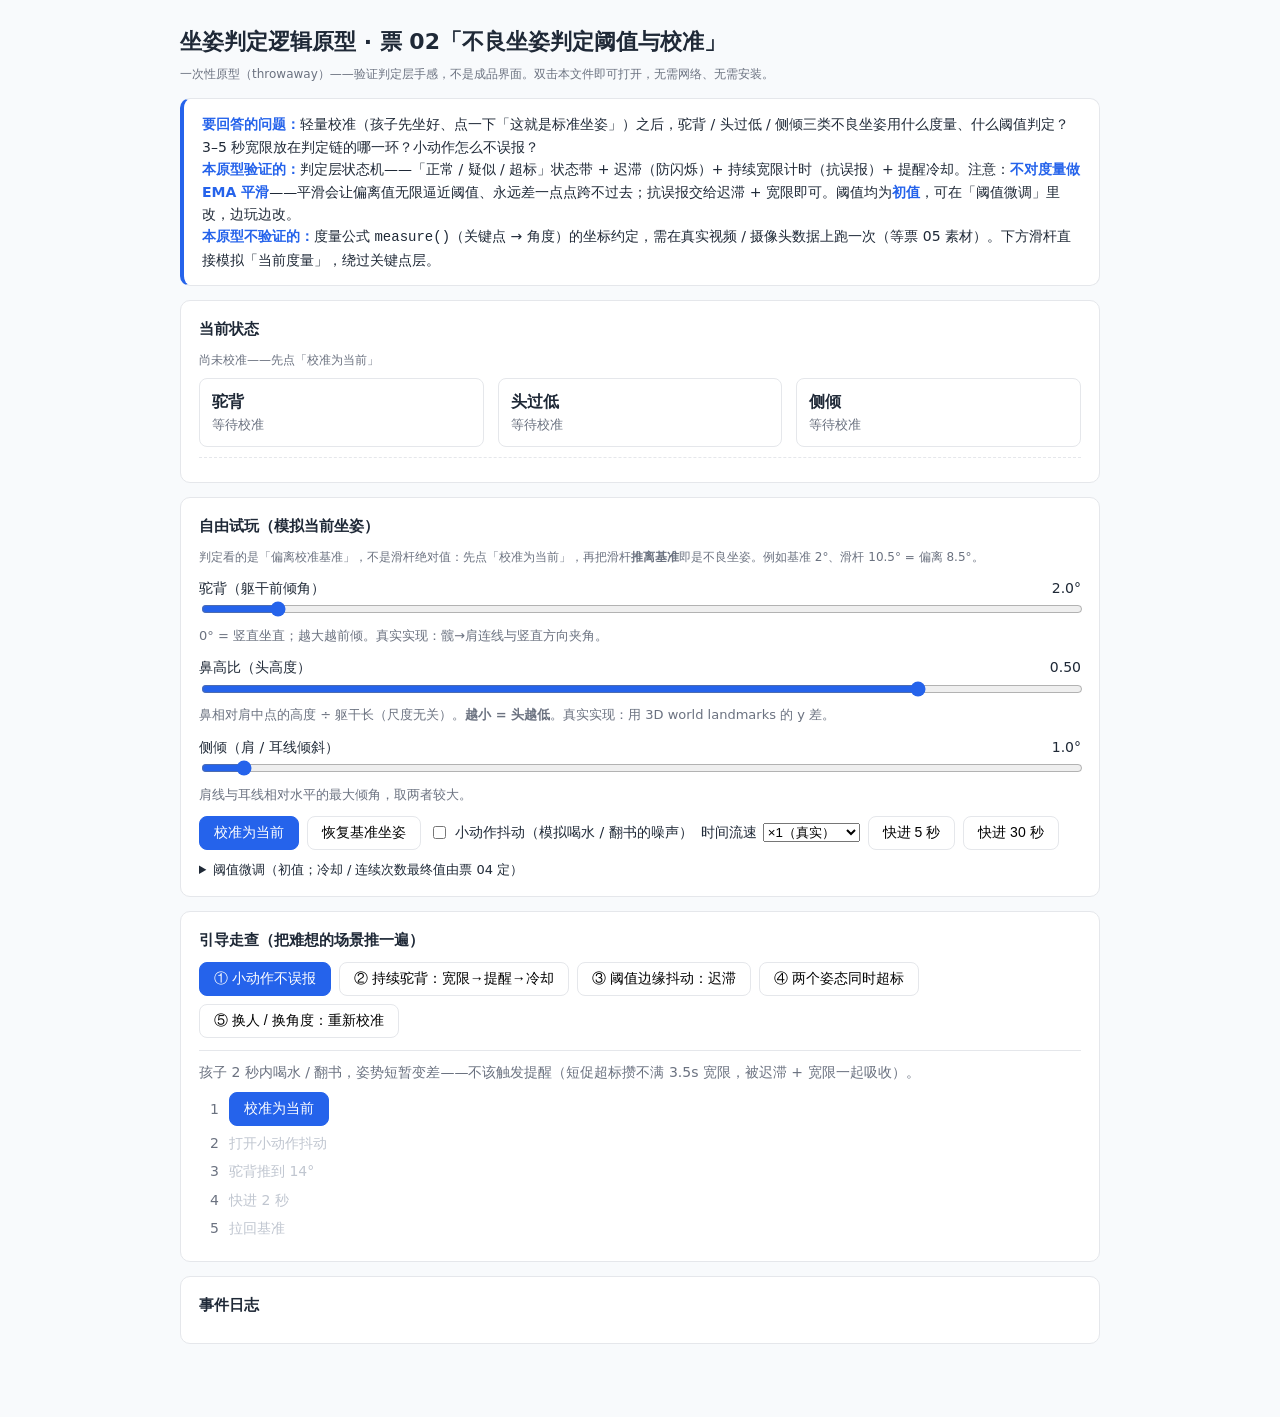
<file: prototypes/02-posture-thresholds.html>
<!DOCTYPE html>
<html lang="zh-CN">
<head>
<meta charset="UTF-8">
<meta name="viewport" content="width=device-width, initial-scale=1">
<title>坐姿判定逻辑原型 — 票 02</title>
<style>
  :root { --accent:#2563eb; --ok:#16a34a; --warn:#d97706; --bad:#dc2626; --ink:#1f2937; --muted:#6b7280; --line:#e5e7eb; --bg:#f8fafc; }
  * { box-sizing: border-box; }
  body { margin:0; font-family: "PingFang SC","Microsoft YaHei",system-ui,-apple-system,sans-serif; background:var(--bg); color:var(--ink); line-height:1.6; }
  .wrap { max-width: 960px; margin: 0 auto; padding: 24px 20px 60px; }
  header h1 { font-size: 22px; margin: 0 0 6px; }
  header p { color: var(--muted); margin: 4px 0; }
  .intro { background:#fff; border:1px solid var(--line); border-left:4px solid var(--accent); border-radius:10px; padding:14px 18px; margin:14px 0; font-size:14px; }
  .intro b { color: var(--accent); }
  .card { background:#fff; border:1px solid var(--line); border-radius:10px; padding:16px 18px; margin:14px 0; }
  .card h2 { font-size:15px; margin:0 0 10px; }
  .row { display:flex; flex-wrap:wrap; gap:14px; align-items:flex-start; }
  .posture { flex:1 1 250px; border:1px solid var(--line); border-radius:8px; padding:10px 12px; }
  .posture .name { font-weight:600; }
  .posture .vals { font-size:13px; color:var(--muted); }
  .badge { display:inline-block; padding:2px 10px; border-radius:999px; font-size:13px; font-weight:600; color:#fff; }
  .badge.ok{ background:var(--ok);} .badge.warn{ background:var(--warn);} .badge.bad{ background:var(--bad);}
  .gracebar { height:6px; background:var(--line); border-radius:3px; margin-top:6px; overflow:hidden; }
  .gracebar i { display:block; height:100%; background:var(--bad); width:0%; transition:width .1s linear; }
  .globals { font-size:13px; color:var(--muted); margin-top:10px; border-top:1px dashed var(--line); padding-top:8px; }
  .globals b { color: var(--ink); }
  label.slider { display:block; margin:10px 0; font-size:14px; }
  .slider span { color:var(--muted); font-size:13px; }
  .slider output { float:right; font-variant-numeric: tabular-nums; }
  input[type=range]{ width:100%; accent-color:var(--accent); }
  button { border:1px solid var(--line); background:#fff; border-radius:8px; padding:7px 14px; font-size:14px; cursor:pointer; }
  button:hover { border-color:var(--accent); color:var(--accent); }
  button.primary { background:var(--accent); border-color:var(--accent); color:#fff; }
  button.primary:hover { filter:brightness(1.1); color:#fff; }
  button:disabled { opacity:.45; cursor:default; }
  .tabs { display:flex; gap:8px; flex-wrap:wrap; }
  .tab { font-size:14px; }
  .tab.active { background:var(--accent); color:#fff; border-color:var(--accent); }
  .scen { border-top:1px solid var(--line); margin-top:12px; padding-top:10px; }
  .scen .desc { font-size:14px; color:var(--muted); margin-bottom:8px; }
  .steps .step { display:flex; gap:10px; align-items:center; margin:6px 0; font-size:14px; }
  .steps .step .n { color:var(--muted); width:20px; text-align:right; flex:none; }
  .note { font-size:13px; color:var(--warn); margin:2px 0 6px 30px; }
  .log { font-size:13px; font-family: ui-monospace, Consolas, monospace; }
  .log div { padding:2px 0; border-bottom:1px dashed var(--line); }
  details { margin-top:10px; font-size:13px; }
  details input { width:70px; margin:2px 6px 2px 2px; }
  .muted { color: var(--muted); font-size:12px; }
</style>
</head>
<body>
<div class="wrap">

<header>
  <h1>坐姿判定逻辑原型 · 票 02「不良坐姿判定阈值与校准」</h1>
  <p class="muted">一次性原型（throwaway）——验证判定层手感，不是成品界面。双击本文件即可打开，无需网络、无需安装。</p>
</header>

<div class="intro">
  <b>要回答的问题：</b>轻量校准（孩子先坐好、点一下「这就是标准坐姿」）之后，驼背 / 头过低 / 侧倾三类不良坐姿用什么度量、什么阈值判定？3–5 秒宽限放在判定链的哪一环？小动作怎么不误报？
  <br><b>本原型验证的：</b>判定层状态机——「正常 / 疑似 / 超标」状态带 + 迟滞（防闪烁）+ 持续宽限计时（抗误报）+ 提醒冷却。注意：<b>不对度量做 EMA 平滑</b>——平滑会让偏离值无限逼近阈值、永远差一点点跨不过去；抗误报交给迟滞 + 宽限即可。阈值均为<b>初值</b>，可在「阈值微调」里改，边玩边改。
  <br><b>本原型不验证的：</b>度量公式 <code>measure()</code>（关键点 → 角度）的坐标约定，需在真实视频 / 摄像头数据上跑一次（等票 05 素材）。下方滑杆直接模拟「当前度量」，绕过关键点层。
</div>

<div class="card">
  <h2>当前状态</h2>
  <div id="baselineRow" class="muted" style="margin-bottom:8px;">尚未校准——先点「校准为当前」</div>
  <div class="row" id="postureRows"></div>
  <div class="globals" id="globals"></div>
</div>

<div class="card">
  <h2>自由试玩（模拟当前坐姿）</h2>
  <div class="muted" style="margin-bottom:6px;">判定看的是「偏离校准基准」，不是滑杆绝对值：先点「校准为当前」，再把滑杆<b>推离基准</b>即是不良坐姿。例如基准 2°、滑杆 10.5° = 偏离 8.5°。</div>
  <label class="slider">驼背（躯干前倾角）<output id="o_slouch"></output>
    <input type="range" id="s_slouch" min="0" max="25" step="0.5" value="2">
    <span>0° = 竖直坐直；越大越前倾。真实实现：髋→肩连线与竖直方向夹角。</span></label>
  <label class="slider">鼻高比（头高度）<output id="o_headDrop"></output>
    <input type="range" id="s_headDrop" min="0.05" max="0.60" step="0.01" value="0.50">
    <span>鼻相对肩中点的高度 ÷ 躯干长（尺度无关）。<b>越小 = 头越低</b>。真实实现：用 3D world landmarks 的 y 差。</span></label>
  <label class="slider">侧倾（肩 / 耳线倾斜）<output id="o_tilt"></output>
    <input type="range" id="s_tilt" min="0" max="25" step="0.5" value="1">
    <span>肩线与耳线相对水平的最大倾角，取两者较大。</span></label>
  <div style="display:flex; gap:8px; flex-wrap:wrap; margin-top:10px;">
    <button class="primary" id="btnCalibrate">校准为当前</button>
    <button id="btnRestore">恢复基准坐姿</button>
    <label style="font-size:14px; display:flex; align-items:center; gap:6px;">
      <input type="checkbox" id="chkJitter"> 小动作抖动（模拟喝水 / 翻书的噪声）
    </label>
    <label style="font-size:14px; display:flex; align-items:center; gap:6px;">
      时间流速
      <select id="selSpeed">
        <option value="1" selected>×1（真实）</option>
        <option value="10">×10（快进）</option>
      </select>
    </label>
    <button id="btnFF5">快进 5 秒</button>
    <button id="btnFF30">快进 30 秒</button>
  </div>
  <details>
    <summary>阈值微调（初值；冷却 / 连续次数最终值由票 04 定）</summary>
    <div id="paramGrid" class="row"></div>
  </details>
</div>

<div class="card">
  <h2>引导走查（把难想的场景推一遍）</h2>
  <div class="tabs" id="tabs"></div>
  <div class="scen" id="scenario"></div>
</div>

<div class="card">
  <h2>事件日志</h2>
  <div class="log" id="log"></div>
</div>

</div>

<script>
/* ==================== 可搬走的纯模块 ====================
 * 判定引擎：校准基准 + 每帧度量 → 各姿态状态 + 事件。
 * 无 DOM 依赖，验证通过后可原样搬进真实代码。
 * ------------------------------------------------------ */

/* —— 传感器层：MediaPipe 33 关键点 → 三个度量（待真实数据验证坐标约定）—— */
function measurePose(lm) {
  const mid = (a, b) => ({ x:(a.x+b.x)/2, y:(a.y+b.y)/2, z:(a.z+b.z)/2 });
  const nose = lm[0], earL = lm[7], earR = lm[8], shL = lm[11], shR = lm[12], hipL = lm[23], hipR = lm[24];
  const shoulder = mid(shL, shR), hip = mid(hipL, hipR);
  const torsoLen = Math.hypot(shoulder.x-hip.x, shoulder.y-hip.y, shoulder.z-hip.z);
  // 驼背：髋→肩矢量与竖直方向的夹角（度），前倾为正
  const slouch = Math.atan2(Math.hypot(shoulder.x-hip.x, shoulder.z-hip.z), shoulder.y-hip.y) * 180 / Math.PI;
  // 头过低：鼻相对肩中点的高度 ÷ 躯干长（越小越低）
  const headDrop = (shoulder.y - nose.y) / torsoLen;
  // 侧倾：耳线、肩线相对水平的倾角取较大（度）
  const tilt = Math.max(
    Math.abs(Math.atan2(earR.y-earL.y, earR.x-earL.x)),
    Math.abs(Math.atan2(shR.y-shL.y, shR.x-shL.x))
  ) * 180 / Math.PI;
  return { slouch, headDrop, tilt, torsoLen };
}

/* —— 决策层：纯状态机 —— */
function createEngine(cfg) {
  const keys = Object.keys(cfg.postures);
  let baseline = null;
  const band = {}, grace = {};
  let cooldownLeft = 0, lastReminded = null, streakSame = 0, reminderTotal = 0, time = 0;
  const snapshot = {};

  function calibrate(current) {
    baseline = { ...current };
    for (const k of keys) { band[k] = 'ok'; grace[k] = 0; }
    cooldownLeft = 0; lastReminded = null; streakSame = 0; reminderTotal = 0;
    return { ...baseline };
  }

  function tick(raw, dt) {
    if (!baseline) return { states: null, globals: null, events: [] };
    const events = [];
    time += dt;
    if (cooldownLeft > 0) cooldownLeft = Math.max(0, cooldownLeft - dt);
    const ready = [];
    for (const k of keys) {
      // 不做度量平滑：EMA 会让偏离值渐近逼近阈值、永远差一点点跨不过去。
      // 抗误报靠迟滞带 + 持续宽限计时：短促超标攒不满宽限，自然不提醒。
      const d = Math.abs(raw[k] - baseline[k]);
      const { t1, t2, hys } = cfg.postures[k];
      const prev = band[k];
      let next = prev;                      // 迟滞带：进带 T，出带 T − hys
      if (prev === 'ok'   && d >= t1) next = 'warn';
      else if (prev === 'warn') { if (d >= t2) next = 'bad'; else if (d < t1 - hys) next = 'ok'; }
      else if (prev === 'bad' && d < t2 - hys) next = 'warn';
      if (prev === 'bad' && next !== 'bad') events.push({ type:'praise', posture:k, at:time });
      band[k] = next;
      if (next === 'bad') { grace[k] += dt; if (grace[k] >= cfg.graceSeconds) ready.push(k); }
      else grace[k] = 0;
      snapshot[k] = { band:next, deviation:d, current:raw[k], baseline:baseline[k],
                      grace:grace[k], graceTotal:cfg.graceSeconds };
    }
    // 提醒裁决：同一刻只发一条，取相对阈值偏离最大的；冷却与同类上限压住其余
    if (ready.length) {
      ready.sort((a,b) => (snapshot[b].deviation/cfg.postures[b].t2) - (snapshot[a].deviation/cfg.postures[a].t2));
      const k = ready[0];
      grace[k] = 0;   // 宽限在本环重置：无论发不发，都重新计满一轮宽限再尝试
      if (cooldownLeft > 0) {
        // 冷却中：不发（面板显示冷却剩余即可）
      } else if (lastReminded === k && streakSame >= cfg.maxRepeatSame) {
        events.push({ type:'suppressed', posture:k, at:time, reason:'同类连续提醒已达上限' });
      } else {
        events.push({ type:'reminder', posture:k, deviation:snapshot[k].deviation, at:time });
        reminderTotal += 1;
        cooldownLeft = cfg.cooldownSeconds;
        streakSame = (lastReminded === k) ? streakSame + 1 : 1;
        lastReminded = k;
      }
    }
    return { states: snapshot, globals:{ cooldownLeft, streakSame, lastReminded, reminderTotal, time }, events };
  }

  return { calibrate, tick };
}

/* ==================== 页面壳（throwaway，只为演示） ==================== */

const CFG = {
  postures: {
    slouch:   { label:'驼背',   t1:8,    t2:12,   hys:2,    max:25,  fmt:(v)=>v.toFixed(1)+'°' },
    headDrop: { label:'头过低', t1:0.12, t2:0.20, hys:0.03, max:0.35, fmt:(v)=>(v*100).toFixed(0)+'%' },
    tilt:     { label:'侧倾',   t1:8,    t2:12,   hys:2,    max:25,  fmt:(v)=>v.toFixed(1)+'°' },
  },
  graceSeconds: 3.5,
  cooldownSeconds: 30,
  maxRepeatSame: 2,
};

let engine = createEngine(CFG);
let sliders = { slouch:2, headDrop:0.50, tilt:1 };   // 滑杆 = 当前原始度量
let lastBaseline = null;
let jitter = false, speed = 1, logLines = [];

const $ = (id) => document.getElementById(id);
const KEYS = Object.keys(CFG.postures);

function rawJitter() {
  const r = { ...sliders };
  if (jitter) {
    r.slouch  += (Math.random()-0.5)*3;
    r.tilt    += (Math.random()-0.5)*3;
    r.headDrop += (Math.random()-0.5)*0.04;
  }
  return r;
}

function fastForward(sec) {
  for (let t = 0; t < sec; t += 0.25) tickOnce(0.25);
}

function tickOnce(dt) {
  const res = engine.tick(rawJitter(), dt);
  for (const ev of res.events) pushLog(ev);
  render(res);
}

function pushLog(ev) {
  const t = ev.at.toFixed(1) + 's';
  const lbl = CFG.postures[ev.posture].label;
  if (ev.type === 'reminder')
    logLines.unshift(t + '　🔔 提醒·' + lbl + '（偏离 ' + CFG.postures[ev.posture].fmt(ev.deviation) + '）');
  else if (ev.type === 'praise')
    logLines.unshift(t + '　👏 ' + lbl + '坐正了');
  else if (ev.type === 'suppressed')
    logLines.unshift(t + '　🚫 ' + lbl + '提醒被压住：' + ev.reason);
  logLines = logLines.slice(0, 10);
  $('log').innerHTML = logLines.map(l => '<div>'+l+'</div>').join('');
}

function badgeOf(b) {
  if (b === 'ok')  return '<span class="badge ok">正常</span>';
  if (b === 'warn') return '<span class="badge warn">疑似</span>';
  return '<span class="badge bad">超标</span>';
}

function render(res) {
  // 基准行
  if (lastBaseline) {
    $('baselineRow').innerHTML = '校准基准：' + KEYS.map(k =>
      CFG.postures[k].label + ' ' + CFG.postures[k].fmt(lastBaseline[k])).join('　|　');
  } else {
    $('baselineRow').innerHTML = '尚未校准——先点「校准为当前」';
  }
  // 姿态行
  const rows = KEYS.map(k => {
    const p = CFG.postures[k];
    if (!res.states) {
      return '<div class="posture"><div class="name">'+p.label+'</div><div class="vals">等待校准</div></div>';
    }
    const s = res.states[k];
    const dFmt = (k==='headDrop') ? ((s.deviation*100).toFixed(1)+'%') : (s.deviation.toFixed(1)+'°');
    let extra = '';
    if (s.band === 'bad') {
      const pct = Math.min(100, s.grace / s.graceTotal * 100);
      extra = '<div class="gracebar"><i style="width:'+pct+'%"></i></div>' +
              '<div class="vals">宽限 ' + s.grace.toFixed(1) + ' / ' + s.graceTotal + 's</div>';
    }
    return '<div class="posture"><div class="name">'+p.label+' '+badgeOf(s.band)+'</div>' +
      '<div class="vals">当前 ' + p.fmt(s.current) + '　偏离基准 ' + dFmt + '</div>' + extra + '</div>';
  }).join('');
  $('postureRows').innerHTML = rows;
  // 全局行
  if (res.globals) {
    const g = res.globals;
    let html = '运行时间 <b>' + g.time.toFixed(1) + 's</b>　已提醒 <b>' + g.reminderTotal + '</b> 次';
    if (g.cooldownLeft > 0) html += '　冷却剩余 <b>' + g.cooldownLeft.toFixed(1) + 's</b>';
    if (g.lastReminded) html += '　上次提醒：<b>' + CFG.postures[g.lastReminded].label + '</b>（连续同类 ' + g.streakSame + ' / ' + CFG.maxRepeatSame + ' 次上限）';
    $('globals').innerHTML = html;
  } else {
    $('globals').innerHTML = '';
  }
}

/* —— 自由试玩 —— */
function readSliders() {
  sliders.slouch = +$('s_slouch').value;
  sliders.headDrop = +$('s_headDrop').value;
  sliders.tilt = +$('s_tilt').value;
  $('o_slouch').value = sliders.slouch.toFixed(1) + '°';
  $('o_headDrop').value = sliders.headDrop.toFixed(2);
  $('o_tilt').value = sliders.tilt.toFixed(1) + '°';
}
function setSlider(k, v) {
  $('s_' + k).value = v; readSliders();
}
for (const id of ['s_slouch','s_headDrop','s_tilt']) {
  $(id).addEventListener('input', readSliders);
}
$('chkJitter').addEventListener('change', (e) => { jitter = e.target.checked; });
$('selSpeed').addEventListener('change', (e) => { speed = +e.target.value; });
$('btnCalibrate').addEventListener('click', () => {
  doCalibrate();
  render(engine.tick(rawJitter(), 0));
});
$('btnRestore').addEventListener('click', () => {
  if (!lastBaseline) return;
  setSlider('slouch', lastBaseline.slouch);
  setSlider('headDrop', lastBaseline.headDrop);
  setSlider('tilt', lastBaseline.tilt);
});
$('btnFF5').addEventListener('click', () => fastForward(5));
$('btnFF30').addEventListener('click', () => fastForward(30));

// 主循环
setInterval(() => { if (speed > 0) tickOnce(0.05 * speed); }, 50);
readSliders();
render(engine.tick(rawJitter(), 0));

/* —— 阈值微调 —— */
function buildParams() {
  const grid = $('paramGrid');
  let html = '';
  for (const k of KEYS) {
    const p = CFG.postures[k];
    html += '<div><b>'+p.label+'</b>　疑似阈值 t1 <input type="number" step="0.5" data-k="'+k+'" data-f="t1" value="'+p.t1+'">　提醒阈值 t2 <input type="number" step="0.5" data-k="'+k+'" data-f="t2" value="'+p.t2+'">　迟滞 hys <input type="number" step="0.1" data-k="'+k+'" data-f="hys" value="'+p.hys+'"></div>';
  }
  html += '<div><b>全局</b>　宽限秒 <input type="number" step="0.5" data-k="g" data-f="graceSeconds" value="'+CFG.graceSeconds+'">　冷却秒 <input type="number" data-k="g" data-f="cooldownSeconds" value="'+CFG.cooldownSeconds+'">　同类上限 <input type="number" data-k="g" data-f="maxRepeatSame" value="'+CFG.maxRepeatSame+'"></div>';
  grid.innerHTML = html;
  grid.addEventListener('change', (e) => {
    const inp = e.target.closest('input'); if (!inp) return;
    const { k, f } = inp.dataset;
    if (k === 'g') CFG[f] = +inp.value;
    else CFG.postures[k][f] = +inp.value;
    engine = createEngine(CFG);
    if (lastBaseline) { lastBaseline = engine.calibrate(lastBaseline); }
  });
}
buildParams();

/* —— 引导走查 —— */
const SCENARIOS = [
  { name:'① 小动作不误报', desc:'孩子 2 秒内喝水 / 翻书，姿势短暂变差——不该触发提醒（短促超标攒不满 3.5s 宽限，被迟滞 + 宽限一起吸收）。',
    steps:[
      { btn:'校准为当前', act:()=>doCalibrate(), note:'基准记录完毕（驼背 2° / 鼻高比 0.50 / 侧倾 1°）' },
      { btn:'打开小动作抖动', act:()=>{ $('chkJitter').checked = true; jitter = true; }, note:'三个度量开始轻微随机抖动（模拟动作噪声）' },
      { btn:'驼背推到 14°', act:()=>setSlider('slouch', 14), note:'状态进入「超标」，宽限计时开始' },
      { btn:'快进 2 秒', act:()=>fastForward(2), note:'看事件日志：没有提醒——宽限 3.5s 未满 ✓' },
      { btn:'拉回基准', act:()=>restoreBaseline(), note:'状态回到「正常」。全程零提醒 ✓' },
    ]},
  { name:'② 持续驼背：宽限→提醒→冷却', desc:'真的持续超标才会提醒；提醒后 30s 冷却内不再唠叨。',
    steps:[
      { btn:'校准为当前', act:()=>doCalibrate(), note:'' },
      { btn:'驼背推到 14°', act:()=>setSlider('slouch', 14), note:'超标，宽限开始' },
      { btn:'快进 4 秒', act:()=>fastForward(4), note:'看日志：🔔 提醒·驼背 出现；面板显示冷却 30s 开始' },
      { btn:'拉回基准', act:()=>restoreBaseline(), note:'看日志：👏 驼背坐正了（表扬）' },
      { btn:'立刻再推 14° 并快进 4 秒', act:()=>{ setSlider('slouch', 14); fastForward(4); }, note:'看日志：没有提醒——冷却中（面板显示冷却剩余）' },
      { btn:'快进 30 秒', act:()=>fastForward(30), note:'冷却结束、仍超标满一轮宽限 → 第二次提醒 ✓' },
    ]},
  { name:'③ 阈值边缘抖动：迟滞', desc:'在「疑似」边界附近小幅来回，状态不该闪来闪去。注意：阈值看的是「偏离基准」，不是滑杆绝对值——本场景校准基准 2°，滑杆 10.5° = 偏离 8.5°。',
    steps:[
      { btn:'校准为当前', act:()=>doCalibrate(), note:'基准 2°（滑杆当前值）' },
      { btn:'驼背推到 10.5°（偏离 8.5°）', act:()=>setSlider('slouch', 10.5), note:'偏离 8.5° ≥ 8° → 状态 = 疑似' },
      { btn:'降到 9.5°（偏离 7.5°）', act:()=>setSlider('slouch', 9.5), note:'仍是疑似——偏离 7.5° > 出带线 6°，不闪回 ✓' },
      { btn:'降到 7°（偏离 5°）', act:()=>setSlider('slouch', 7), note:'偏离 5° < 6°，回到正常 ✓' },
    ]},
  { name:'④ 两个姿态同时超标', desc:'驼背和头过低同时超标：同一刻只发一条提醒，相对阈值偏离更大的先发。',
    steps:[
      { btn:'校准为当前', act:()=>doCalibrate(), note:'' },
      { btn:'驼背推到 14°', act:()=>setSlider('slouch', 14), note:'' },
      { btn:'鼻高比降到 0.25（头过低）', act:()=>setSlider('headDrop', 0.25), note:'偏离 0.25（>t2 0.20），两个姿态都超标' },
      { btn:'快进 4 秒', act:()=>fastForward(4), note:'只发一条：头过低（0.25/0.20=1.25 > 12/12=1.0，先发）' },
      { btn:'快进 34 秒', act:()=>fastForward(34), note:'冷却后第二条（驼背）也发出 ✓' },
    ]},
  { name:'⑤ 换人 / 换角度：重新校准', desc:'基准是相对的——换个孩子或挪动设备后重新校准，同一套阈值照常工作。',
    steps:[
      { btn:'摆成新环境（驼背 6°、侧倾 4°、鼻高比 0.45）', act:()=>{ setSlider('slouch',6); setSlider('tilt',4); setSlider('headDrop',0.45); }, note:'' },
      { btn:'校准为当前', act:()=>doCalibrate(), note:'新基准：驼背 6° / 鼻高比 0.45 / 侧倾 4°' },
      { btn:'驼背推到 18°（相对 +12°）', act:()=>setSlider('slouch', 18), note:'超标（Δ12° ≥ 12°）' },
      { btn:'快进 4 秒', act:()=>fastForward(4), note:'照常提醒——判定只看相对基准的偏离，与环境绝对值无关 ✓' },
    ]},
];
let activeScen = 0, scenStep = 0;

function doCalibrate() {
  lastBaseline = engine.calibrate({ ...sliders });
  logLines.unshift('——　已校准（基准：' + KEYS.map(k => CFG.postures[k].label+' '+CFG.postures[k].fmt(lastBaseline[k])).join('，') + '）');
  logLines = logLines.slice(0,10);
  $('log').innerHTML = logLines.map(l => '<div>'+l+'</div>').join('');
}
function restoreBaseline() {
  if (!lastBaseline) return;
  setSlider('slouch', lastBaseline.slouch);
  setSlider('headDrop', lastBaseline.headDrop);
  setSlider('tilt', lastBaseline.tilt);
}
function startScenario(i) {
  activeScen = i; scenStep = 0;
  // 重置：新引擎 + 滑杆回默认 + 关抖动
  engine = createEngine(CFG); lastBaseline = null;
  setSlider('slouch', 2); setSlider('headDrop', 0.50); setSlider('tilt', 1);
  $('chkJitter').checked = false; jitter = false;
  logLines = []; $('log').innerHTML = '';
  render(engine.tick(rawJitter(), 0));
  renderTabs(); renderScenario();
}
function renderTabs() {
  $('tabs').innerHTML = SCENARIOS.map((s, i) =>
    '<button class="tab' + (i === activeScen ? ' active' : '') + '">' + s.name + '</button>').join('');
  [...$('tabs').children].forEach((b, i) => b.addEventListener('click', () => startScenario(i)));
}
function renderScenario() {
  const s = SCENARIOS[activeScen];
  let html = '<div class="desc">' + s.desc + '</div><div class="steps">';
  s.steps.forEach((st, i) => {
    if (i < scenStep) {
      html += '<div class="step"><span class="n">✓</span><span style="color:var(--muted)">' + st.btn + '</span></div>';
      if (st.note) html += '<div class="note">↳ ' + st.note + '</div>';
    } else if (i === scenStep) {
      html += '<div class="step"><span class="n">' + (i+1) + '</span><button class="primary" id="btnNext">' + st.btn + '</button></div>';
    } else {
      html += '<div class="step"><span class="n">' + (i+1) + '</span><span style="color:#c0c6d0">' + st.btn + '</span></div>';
    }
  });
  if (scenStep >= s.steps.length) {
    html += '<div class="note">场景走完。可以点别的页签，或回到「自由试玩」乱推滑杆。</div>';
  }
  $('scenario').innerHTML = html;
  const nb = $('btnNext');
  if (nb) nb.addEventListener('click', () => {
    SCENARIOS[activeScen].steps[scenStep].act();
    scenStep++;
    renderScenario();
  });
}
renderTabs();
startScenario(0);
</script>
</body>
</html>
</file>
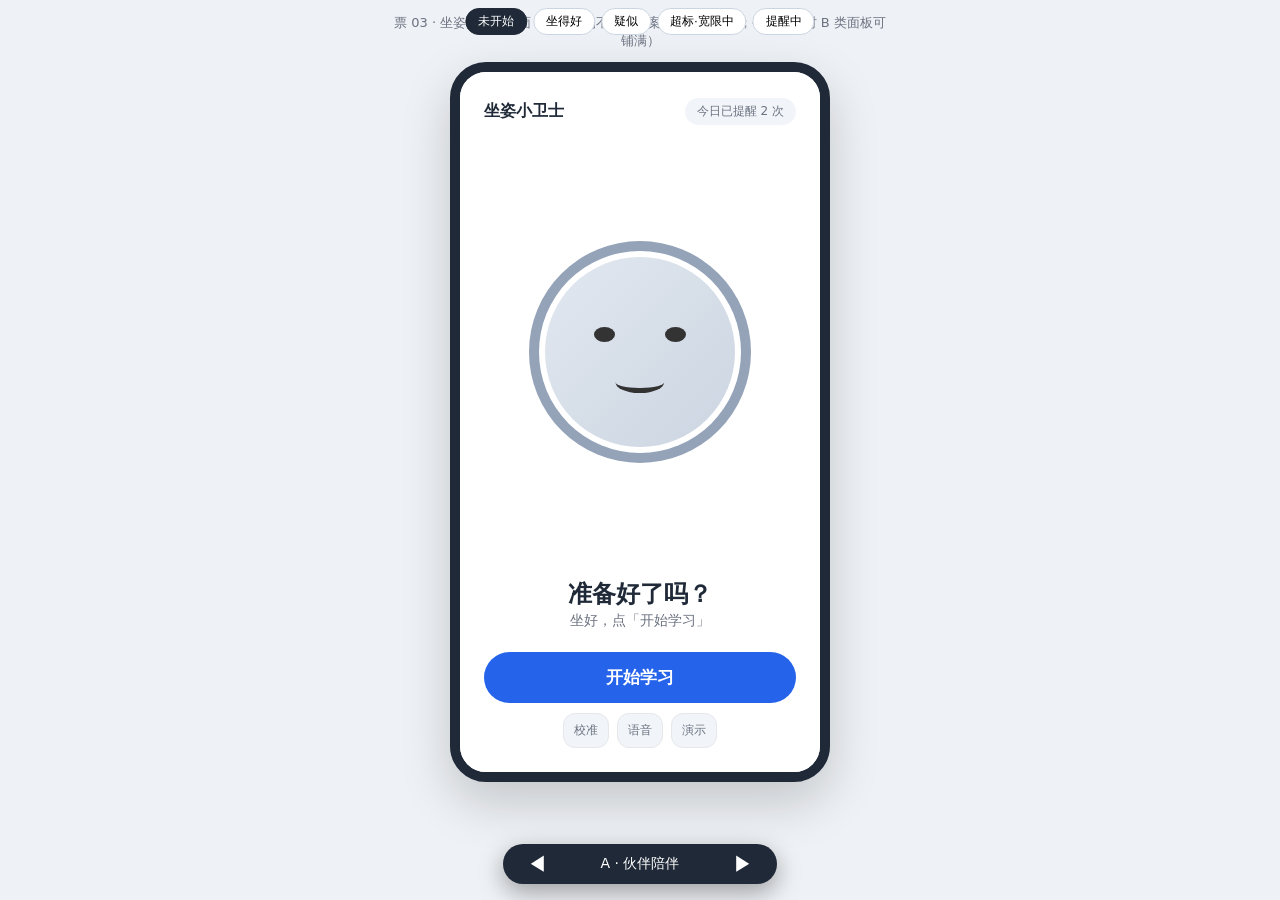
<file: prototypes/03-ui-mascot.html>
<!DOCTYPE html>
<html lang="zh-CN">
<head>
<meta charset="UTF-8">
<meta name="viewport" content="width=device-width, initial-scale=1">
<title>坐姿提醒 UI 原型 — 票 03</title>
<!--
票 03 UI 原型 — 三个结构迥异的界面方案，?variant=A|B|C 切换（底部浮动条 ◀▶ 或键盘 ←/→）。
问题：坐姿提醒主界面长什么样？（吉祥物+状态；学习时段 40 分钟；校准；语音设置；演示模式；小结待票 06）
A「伙伴陪伴」= 角色优先的陪伴式；B「学习驾驶舱」= 信息面板式；C「氛围灯」= 全屏氛围色+极简信息。
页面上方为状态模拟条（真实 App 中状态由摄像头检测驱动）。一次性原型，throwaway。
-->
<style>
  :root { --ok:#16a34a; --warn:#f59e0b; --bad:#ef4444; --ink:#1f2937; --muted:#6b7280; --line:#e5e7eb; }
  * { box-sizing: border-box; }
  body { margin:0; font-family:"PingFang SC","Microsoft YaHei",system-ui,sans-serif; background:#eef1f5; color:var(--ink); }
  .pagehead { max-width:520px; margin:14px auto 6px; padding:0 14px; font-size:13px; color:var(--muted); text-align:center; }
  .stage { display:flex; justify-content:center; padding:6px 0 90px; }
  .phone { position:relative; width:380px; height:720px; background:#fff; border:10px solid #1f2937; border-radius:36px; overflow:hidden; box-shadow:0 20px 50px rgba(0,0,0,.18); }
  .screen { position:absolute; inset:0; overflow:hidden; }

  /* 状态模拟条（页面顶部，非产品界面） */
  .statebar { position:fixed; top:8px; left:50%; transform:translateX(-50%); z-index:60; display:flex; gap:6px; flex-wrap:wrap; justify-content:center; }
  .statebar button { border:1px solid #cbd5e1; background:#fff; border-radius:999px; padding:4px 12px; font-size:12px; cursor:pointer; }
  .statebar button.on { background:#1f2937; color:#fff; border-color:#1f2937; }

  /* 浮动切换条（底部，非产品界面） */
  .switcher { position:fixed; bottom:16px; left:50%; transform:translateX(-50%); z-index:70; display:flex; align-items:center; gap:14px; background:#1f2937; color:#fff; border-radius:999px; padding:10px 20px; box-shadow:0 8px 24px rgba(0,0,0,.35); }
  .switcher button { background:transparent; border:none; color:#fff; font-size:20px; cursor:pointer; padding:0 4px; line-height:1; }
  .switcher .label { font-size:14px; min-width:150px; text-align:center; }

  /* 吉祥物 */
  .mascot { position:relative; border-radius:50%; }
  .mascot .eye { position:absolute; top:37%; width:11%; height:15%; background:#333; border-radius:50%; }
  .mascot .eye.l { left:26%; } .mascot .eye.r { left:63%; }
  .mascot .mouth { position:absolute; left:50%; transform:translateX(-50%); top:60%; }
  .mascot .cheek { position:absolute; top:53%; width:14%; height:9%; background:#fb7185; opacity:.55; border-radius:50%; display:none; }
  .mascot .cheek.l { left:14%; } .mascot .cheek.r { left:72%; }
  .mascot.m-idle   { background:linear-gradient(135deg,#e2e8f0,#cbd5e1); }
  .mascot.m-ok     { background:linear-gradient(135deg,#bbf7d0,#4ade80); }
  .mascot.m-warn   { background:linear-gradient(135deg,#fef3c7,#fbbf24); }
  .mascot.m-bad    { background:linear-gradient(135deg,#fecaca,#f87171); }
  .mascot.m-remind { background:linear-gradient(135deg,#fecaca,#ef4444); animation:pulse .8s infinite; }
  @keyframes pulse { 50% { transform:scale(1.06); } }
  .mascot.m-idle .eye { height:8%; }
  .mascot.m-remind .eye { width:14%; height:19%; }
  .mascot.m-idle .mouth { width:26%; height:12%; border-bottom:5px solid #333; border-radius:50%; }
  .mascot.m-ok .mouth { width:36%; height:24%; border:5px solid #333; border-top:none; border-radius:0 0 999px 999px; }
  .mascot.m-warn .mouth { width:26%; height:4px; border-bottom:5px solid #333; border-radius:2px; }
  .mascot.m-bad .mouth { width:32%; height:16px; border-top:6px solid #333; border-radius:999px 999px 0 0; }
  .mascot.m-remind .mouth { width:20%; height:22%; border:5px solid #333; border-radius:50%; }
  .mascot.m-ok .cheek, .mascot.m-remind .cheek { display:block; }

  /* 通用控件 */
  button.act { border:none; cursor:pointer; font-family:inherit; }
  .btn-primary { background:#2563eb; color:#fff; border-radius:999px; padding:14px 0; width:100%; font-size:17px; font-weight:600; border:none; cursor:pointer; }
  .btn-danger { background:#ef4444; }
  .mini-btn { background:#f1f5f9; border:1px solid var(--line); border-radius:12px; padding:8px 10px; font-size:12px; color:var(--muted); cursor:pointer; }

  /* —— 方案 A：伙伴陪伴 —— */
  .vA { position:absolute; inset:0; display:flex; flex-direction:column; align-items:center; padding:26px 24px 24px; background:#fff; }
  .vA .toprow { width:100%; display:flex; justify-content:space-between; align-items:center; }
  .vA .brand { font-weight:700; font-size:16px; }
  .vA .chip { font-size:12px; background:#f1f5f9; border-radius:999px; padding:5px 12px; color:var(--muted); font-variant-numeric:tabular-nums; }
  .vA .hero { margin:auto; }
  .vA .ring { border-radius:50%; padding:10px; }
  .vA .status-text { font-size:24px; font-weight:700; margin-bottom:2px; }
  .vA .status-sub { font-size:14px; color:var(--muted); margin-bottom:22px; }
  .vA .actions { width:100%; display:flex; flex-direction:column; gap:10px; }
  .vA .minirow { display:flex; gap:8px; justify-content:center; }

  /* —— 方案 B：学习驾驶舱 —— */
  .vB { position:absolute; inset:0; display:flex; flex-direction:column; background:#f6f8fb; }
  .vB header { display:flex; justify-content:space-between; align-items:center; padding:16px 20px; background:#fff; border-bottom:1px solid var(--line); font-weight:700; }
  .vB .dot { width:10px; height:10px; border-radius:50%; background:var(--ok); display:inline-block; margin-right:8px; }
  .vB .bgrid { flex:1; overflow:auto; padding:14px; display:flex; flex-direction:column; gap:12px; }
  .vB .card { background:#fff; border:1px solid var(--line); border-radius:14px; padding:14px 16px; }
  .vB .card h3 { margin:0 0 8px; font-size:13px; color:var(--muted); font-weight:600; }
  .vB .statuscard { display:flex; align-items:center; gap:14px; }
  .vB .digits { font-size:40px; font-weight:800; font-variant-numeric:tabular-nums; letter-spacing:1px; }
  .vB .sessionrow { display:flex; justify-content:space-between; align-items:center; }
  .vB .calbtn { background:#ecfdf5; color:#059669; border:1px solid #a7f3d0; border-radius:10px; padding:8px 14px; font-size:13px; cursor:pointer; }
  .vB .voicelist { list-style:none; margin:0; padding:0; }
  .vB .voicelist li { display:flex; justify-content:space-between; align-items:center; padding:7px 0; border-bottom:1px dashed var(--line); font-size:14px; }
  .vB .voicelist li:last-child { border-bottom:none; }
  .vB .play { cursor:pointer; font-size:13px; color:#2563eb; }
  .vB .stats { display:flex; gap:10px; }
  .vB .stats div { flex:1; text-align:center; }
  .vB .stats b { display:block; font-size:18px; }
  .vB .stats span { font-size:11px; color:var(--muted); }
  .vB footer { padding:10px 20px 16px; background:#fff; border-top:1px solid var(--line); }

  /* —— 方案 C：氛围灯 —— */
  .vC { position:absolute; inset:0; display:flex; flex-direction:column; align-items:center; text-align:center; color:#fff; transition:background .4s; }
  .vC.s-idle { background:linear-gradient(160deg,#64748b,#334155); }
  .vC.s-ok { background:linear-gradient(160deg,#22c55e,#15803d); }
  .vC.s-warn { background:linear-gradient(160deg,#fbbf24,#d97706); }
  .vC.s-bad { background:linear-gradient(160deg,#f87171,#dc2626); }
  .vC.s-remind { background:linear-gradient(160deg,#f87171,#b91c1c); }
  .vC .c-top { width:100%; display:flex; justify-content:space-between; padding:18px 20px; }
  .vC .c-top button { background:rgba(255,255,255,.22); border:none; color:#fff; border-radius:999px; padding:6px 14px; font-size:12px; cursor:pointer; }
  .vC .c-center { margin:auto; display:flex; flex-direction:column; align-items:center; gap:14px; padding:0 26px; }
  .vC .big-text { font-size:34px; font-weight:800; }
  .vC .sub { font-size:15px; opacity:.9; }
  .vC .c-bottom { width:100%; padding:0 28px 30px; display:flex; flex-direction:column; gap:12px; }
  .vC .digits { font-size:44px; font-weight:800; font-variant-numeric:tabular-nums; }
  .vC .btn-primary { background:rgba(255,255,255,.95); color:#1f2937; }
  .vC .mini-links { display:flex; gap:14px; justify-content:center; font-size:12px; opacity:.85; }
  .vC .mini-links span { cursor:pointer; text-decoration:underline; }

  /* 覆盖层（校准 / 语音 / 演示模式——三个方案共用，是模式不是布局） */
  .overlay { position:absolute; inset:0; background:rgba(15,23,42,.82); z-index:50; display:none; flex-direction:column; align-items:center; justify-content:center; color:#fff; gap:16px; text-align:center; padding:30px; }
  .overlay.open { display:flex; }
  .overlay h2 { margin:0; }
  .overlay .bigbtn { background:#fff; color:#1f2937; font-size:18px; font-weight:700; border-radius:999px; padding:16px 34px; border:none; cursor:pointer; }
  .overlay .close { background:transparent; border:1px solid rgba(255,255,255,.5); color:#fff; border-radius:999px; padding:8px 18px; cursor:pointer; font-size:13px; }
  .overlay ul { list-style:none; padding:0; margin:0; width:80%; }
  .overlay li { display:flex; justify-content:space-between; padding:10px 0; border-bottom:1px dashed rgba(255,255,255,.3); }
  .overlay .note { font-size:12px; opacity:.7; }
  .skeleton-wrap { background:#0f172a; }
  .toast { position:absolute; bottom:90px; left:50%; transform:translateX(-50%); background:#1f2937; color:#fff; font-size:13px; border-radius:999px; padding:8px 18px; z-index:80; opacity:0; transition:opacity .2s; pointer-events:none; }
  .toast.show { opacity:1; }
</style>
</head>
<body>

<div class="pagehead">票 03 · 坐姿提醒主界面 · 三个结构不同的方案（手机竖屏框；平板横屏时 B 类面板可铺满）</div>

<div class="statebar" id="statebar"></div>

<div class="stage">
  <div class="phone">
    <div class="screen" id="root"></div>
    <div class="overlay" id="ovCalibrate">
      <h2>先校准一下～</h2>
      <p style="margin:0;opacity:.85;">请坐端正，然后点下面的按钮<br>记住你「坐好」的样子</p>
      <button class="bigbtn" data-action="calibrate-done">我坐好了，点这里</button>
      <button class="close" data-action="overlay-close">取消</button>
    </div>
    <div class="overlay" id="ovVoice">
      <h2>提醒语音</h2>
      <ul id="voiceList"></ul>
      <p class="note">最终文案由票 04 定稿；语音由家长 / 老师预录</p>
      <button class="close" data-action="overlay-close">关闭</button>
    </div>
    <div class="overlay skeleton-wrap" id="ovDemo">
      <h2>骨架演示模式</h2>
      <svg width="200" height="320" viewBox="0 0 200 320">
        <g stroke="#4ade80" stroke-width="4" fill="none">
          <line x1="100" y1="60" x2="100" y2="120"/><line x1="100" y1="120" x2="100" y2="230"/>
          <line x1="100" y1="120" x2="40" y2="150"/><line x1="100" y1="120" x2="160" y2="150"/>
          <line x1="100" y1="230" x2="50" y2="300"/><line x1="100" y1="230" x2="150" y2="300"/>
        </g>
        <g fill="#fbbf24">
          <circle cx="100" cy="50" r="7"/><circle cx="62" cy="88" r="6"/><circle cx="138" cy="88" r="6"/>
          <circle cx="40" cy="150" r="7"/><circle cx="160" cy="150" r="7"/>
          <circle cx="50" cy="300" r="7"/><circle cx="150" cy="300" r="7"/>
        </g>
        <g fill="#e2e8f0" font-size="11" text-anchor="middle">
          <text x="100" y="32">鼻</text><text x="62" y="72">耳</text><text x="138" y="72">耳</text>
          <text x="32" y="172">肩</text><text x="168" y="172">肩</text><text x="42" y="292">髋</text><text x="158" y="292">髋</text>
        </g>
      </svg>
      <p class="note">真实版本 = 摄像头画面 + MediaPipe 关键点叠加，仅展示检测效果</p>
      <button class="close" data-action="overlay-close">返回</button>
    </div>
    <div class="toast" id="toast"></div>
  </div>
</div>

<div class="switcher" id="switcher"></div>

<script>
/* ============ 状态模拟（真实 App 中由摄像头检测驱动） ============ */
const STATES = {
  idle:    { label:'未开始', text:'准备好了吗？', sub:'坐好，点「开始学习」', mood:'idle' },
  ok:      { label:'坐得好', text:'坐得真棒！', sub:'背挺直，继续保持～', mood:'ok' },
  warn:    { label:'疑似',   text:'要注意咯', sub:'背有点弯了，挺直一点～', mood:'warn' },
  bad:     { label:'超标·宽限中', text:'头太低啦', sub:'把脑袋抬起来一点哦～', mood:'bad' },
  reminding:{ label:'提醒中', text:'叮咚～', sub:'正在提醒：背挺直～', mood:'remind' },
};
let sim = { state:'idle', timerTotal:40*60, timerLeft:40*60, running:false, calibrateOk:false, reminders:2 };

const VARIANTS = { A:{name:'伙伴陪伴'}, B:{name:'学习驾驶舱'}, C:{name:'氛围灯'} };
let current = (new URLSearchParams(location.search).get('variant') || 'A').toUpperCase();
if (!VARIANTS[current]) current = 'A';

const root = document.getElementById('root');
const fmtTime = (s) => String(Math.floor(s/60)).padStart(2,'0') + ':' + String(s%60).padStart(2,'0');

/* ============ 共用小组件 ============ */
function mascotHTML(mood, px) {
  return '<div class="mascot m-'+mood+'" style="width:'+px+'px;height:'+px+'px">' +
    '<div class="eye l"></div><div class="eye r"></div><div class="mouth"></div>' +
    '<div class="cheek l"></div><div class="cheek r"></div></div>';
}
function toast(msg) {
  const t = document.getElementById('toast');
  t.textContent = msg; t.classList.add('show');
  clearTimeout(t._h); t._h = setTimeout(() => t.classList.remove('show'), 1600);
}

/* ============ 方案 A：伙伴陪伴 ============ */
function variantA() {
  const s = STATES[sim.state];
  const pct = Math.round(sim.timerLeft / sim.timerTotal * 100);
  const ringColor = sim.state==='idle' ? '#94a3b8' : sim.state==='ok' ? 'var(--ok)' : sim.state==='warn' ? 'var(--warn)' : 'var(--bad)';
  const startBtn = sim.running
    ? '<button class="btn-primary btn-danger" data-action="end">结束学习</button>'
    : '<button class="btn-primary" data-action="start">开始学习</button>';
  return '<div class="vA">' +
    '<div class="toprow"><span class="brand">坐姿小卫士</span>' +
    '<span class="chip">' + (sim.running ? '学习时段 ' + fmtTime(sim.timerLeft) : '今日已提醒 '+sim.reminders+' 次') + '</span></div>' +
    '<div class="hero"><div class="ring" style="background:conic-gradient('+ringColor+' '+pct+'%, #e5e7eb 0)">' +
    '<div style="background:#fff;border-radius:50%;padding:6px">' + mascotHTML(s.mood, 190) + '</div></div></div>' +
    '<div class="status-text">' + s.text + '</div>' +
    '<div class="status-sub">' + s.sub + '</div>' +
    '<div class="actions">' + startBtn +
    '<div class="minirow">' +
      '<button class="mini-btn" data-action="calibrate">校准</button>' +
      '<button class="mini-btn" data-action="voice">语音</button>' +
      '<button class="mini-btn" data-action="demo">演示</button>' +
    '</div></div></div>';
}

/* ============ 方案 B：学习驾驶舱 ============ */
function variantB() {
  const s = STATES[sim.state];
  const dotColor = sim.state==='ok' ? 'var(--ok)' : sim.state==='warn' ? 'var(--warn)' : sim.state==='bad'||sim.state==='reminding' ? 'var(--bad)' : '#94a3b8';
  return '<div class="vB">' +
    '<header><span><span class="dot" style="background:'+dotColor+'"></span>坐姿小卫士</span><span style="font-size:12px;color:var(--muted);font-weight:400">' + s.label + '</span></header>' +
    '<div class="bgrid">' +
      '<div class="card"><h3>我的坐姿</h3><div class="statuscard">' + mascotHTML(s.mood, 84) +
        '<div><div style="font-weight:700;font-size:17px">' + s.text + '</div>' +
        '<div style="font-size:13px;color:var(--muted);margin:2px 0 8px">' + s.sub + '</div>' +
        '<button class="calbtn" data-action="calibrate">重新校准</button></div></div></div>' +
      '<div class="card"><h3>学习时段</h3><div class="sessionrow">' +
        '<div><div class="digits">' + fmtTime(sim.timerLeft) + '</div>' +
        '<div style="font-size:12px;color:var(--muted)">默认 40 分钟 · 已提醒 ' + sim.reminders + ' 次</div></div>' +
        '<button class="btn-primary" style="width:auto;padding:10px 22px;font-size:15px" data-action="' + (sim.running?'end':'start') + '">' + (sim.running?'结束':'开始') + '</button>' +
      '</div></div>' +
      '<div class="card"><h3>提醒语音（预录）</h3><ul class="voicelist">' +
        '<li>背挺直～<span class="play" data-action="play">▶ 试听</span></li>' +
        '<li>头抬起来一点哦～<span class="play" data-action="play">▶ 试听</span></li>' +
        '<li>坐正啦，真棒！<span class="play" data-action="play">▶ 试听</span></li>' +
        '<li style="color:var(--muted)">＋ 添加家长 / 老师录音</li></ul></div>' +
      '<div class="card"><h3>今日小结（形式待票 06 定）</h3><div class="stats">' +
        '<div><b>18 分</b><span>良好时长</span></div><div><b>2 次</b><span>提醒</span></div><div><b>3 次</b><span>坐正表扬</span></div>' +
      '</div></div>' +
    '</div>' +
    '<footer><button class="mini-btn" style="width:100%;padding:10px" data-action="demo">🎬 骨架演示模式（展示检测效果）</button></footer>' +
  '</div>';
}

/* ============ 方案 C：氛围灯 ============ */
function variantC() {
  const s = STATES[sim.state];
  return '<div class="vC s-' + sim.state + '">' +
    '<div class="c-top"><button data-action="voice">🎤 语音</button><button data-action="calibrate">校准</button></div>' +
    '<div class="c-center">' + mascotHTML(s.mood, 72) +
      '<div class="big-text">' + s.text + '</div><div class="sub">' + s.sub + '</div></div>' +
    '<div class="c-bottom">' +
      '<div class="digits">' + (sim.running ? fmtTime(sim.timerLeft) : '40:00') + '</div>' +
      '<button class="btn-primary" data-action="' + (sim.running?'end':'start') + '">' + (sim.running?'结束学习':'开始学习') + '</button>' +
      '<div class="mini-links"><span data-action="demo">骨架演示</span></div>' +
    '</div></div>';
}

/* ============ 渲染与动作 ============ */
function render() {
  root.innerHTML = current==='A' ? variantA() : current==='B' ? variantB() : variantC();
}

root.addEventListener('click', (e) => {
  const b = e.target.closest('[data-action]');
  if (!b) return;
  const a = b.dataset.action;
  if (a === 'start') { sim.running = true; sim.state = 'ok'; }
  else if (a === 'end') { sim.running = false; sim.timerLeft = sim.timerTotal; sim.state = 'idle'; }
  else if (a === 'calibrate') openOverlay('ovCalibrate');
  else if (a === 'calibrate-done') { sim.calibrateOk = true; closeOverlays(); toast('✅ 校准完成（已记录标准坐姿）'); }
  else if (a === 'voice') openOverlay('ovVoice');
  else if (a === 'demo') openOverlay('ovDemo');
  else if (a === 'overlay-close') closeOverlays();
  else if (a === 'play') toast('🔊 演示播放中…（文案由票 04 定稿）');
  render();
});

function openOverlay(id) { closeOverlays(); document.getElementById(id).classList.add('open'); }
function closeOverlays() { document.querySelectorAll('.overlay').forEach(o => o.classList.remove('open')); }

setInterval(() => { if (sim.running && sim.timerLeft > 0) { sim.timerLeft--; if (sim.timerLeft === 0) sim.running = false; render(); } }, 1000);

/* ============ 状态模拟条 ============ */
(function buildStatebar() {
  const bar = document.getElementById('statebar');
  bar.innerHTML = Object.keys(STATES).map(k =>
    '<button data-state="'+k+'" class="'+(k===sim.state?'on':'')+'">'+STATES[k].label+'</button>').join(' ');
  bar.addEventListener('click', (e) => {
    const b = e.target.closest('[data-state]'); if (!b) return;
    sim.state = b.dataset.state;
    bar.querySelectorAll('button').forEach(x => x.classList.toggle('on', x === b));
    render();
  });
})();

/* ============ 语音列表（覆盖层） ============ */
document.getElementById('voiceList').innerHTML = ['背挺直～','头抬起来一点哦～','坐正啦，真棒！'].map(v =>
  '<li>'+v+'<span class="play" style="cursor:pointer" data-action="play">▶ 试听</span></li>').join('');

/* ============ 浮动切换条 ============ */
function goTo(v) {
  current = v;
  try { history.replaceState(null, '', '?variant=' + v); } catch (err) { /* file:// 下忽略 */ }
  document.getElementById('switcher').querySelector('.label').textContent = v + ' · ' + VARIANTS[v].name;
  render();
}
const sw = document.getElementById('switcher');
sw.innerHTML = '<button id="prev" aria-label="上一个">◀</button><span class="label"></span><button id="next" aria-label="下一个">▶</button>';
sw.querySelector('#prev').addEventListener('click', () => { const ks=Object.keys(VARIANTS); goTo(ks[(ks.indexOf(current)+ks.length-1)%ks.length]); });
sw.querySelector('#next').addEventListener('click', () => { const ks=Object.keys(VARIANTS); goTo(ks[(ks.indexOf(current)+1)%ks.length]); });
document.addEventListener('keydown', (e) => {
  const tag = (document.activeElement && document.activeElement.tagName) || '';
  if (['INPUT','TEXTAREA','SELECT'].includes(tag)) return;
  const ks = Object.keys(VARIANTS);
  if (e.key === 'ArrowLeft') goTo(ks[(ks.indexOf(current)+ks.length-1)%ks.length]);
  if (e.key === 'ArrowRight') goTo(ks[(ks.indexOf(current)+1)%ks.length]);
});

goTo(current);
</script>
</body>
</html>
</file>
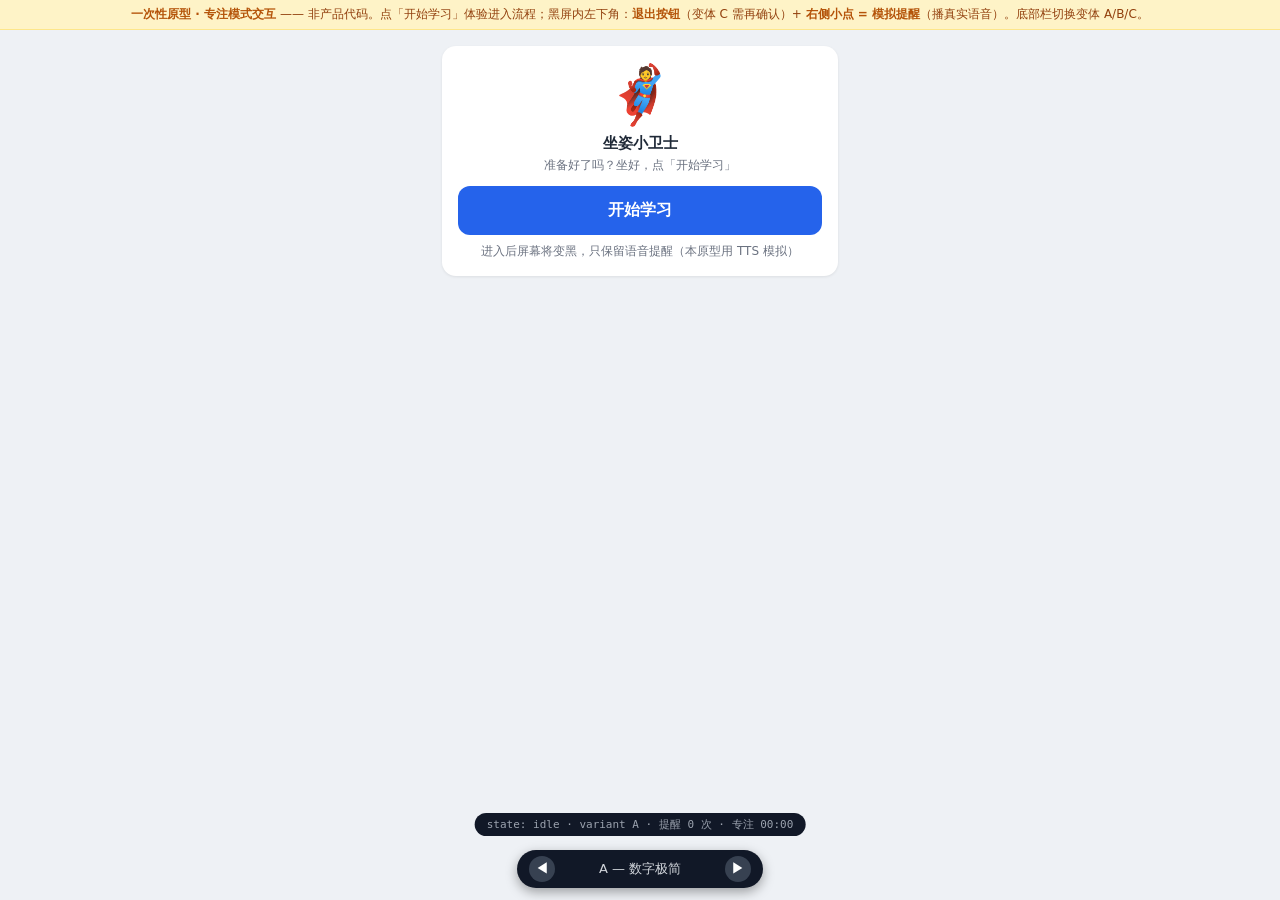
<file: prototypes/focus-mode.html>
<!DOCTYPE html>
<html lang="zh-CN">
<head>
<meta charset="UTF-8">
<meta name="viewport" content="width=device-width, initial-scale=1">
<title>专注模式交互原型（一次性）</title>
<!--
  ⚠️ 一次性原型（票：专注模式交互原型）——非产品代码，体验完即弃。
  问题：「开始学习 → 提示 → 倒计时 → 纯黑遮罩 → 角落退出 → 仅语音反馈」手感如何？
  3 个结构不同的变体，?variant=A|B|C 切换（或底部栏 ←/→）：
    A「数字极简」  B「圆环安抚」  C「渐隐沉浸」
  语音提醒用浏览器本地 TTS 真实播放（模拟提醒按钮在左下角黑屏内）。
-->
<style>
  * { box-sizing: border-box; margin: 0; padding: 0; }
  body { font-family: "PingFang SC","Microsoft YaHei",system-ui,sans-serif; background:#eef1f5; color:#1f2937; }
  .proto-banner { background:#fef3c7; color:#92400e; font-size:12px; padding:6px 12px; text-align:center; border-bottom:1px solid #fde68a; }
  .proto-banner b { color:#b45309; }
  /* 舞台：模拟 App 主界面 */
  .stage { max-width:420px; margin:16px auto; padding:0 12px; }
  .card { background:#fff; border-radius:14px; padding:16px; box-shadow:0 1px 3px rgba(0,0,0,.08); }
  .mascot { font-size:56px; text-align:center; }
  .btn-main { display:block; width:100%; padding:14px; border:none; border-radius:12px; background:#2563eb; color:#fff; font-size:16px; font-weight:600; cursor:pointer; margin-top:12px; }
  .btn-main:disabled { opacity:.5; }
  .hint { font-size:12px; color:#6b7280; margin-top:8px; text-align:center; }
  /* 状态机（原型框架，非产品 UI） */
  .state-bar { position:fixed; bottom:64px; left:50%; transform:translateX(-50%); background:#111827; color:#9ca3af; font-size:11px; padding:4px 12px; border-radius:999px; z-index:60; font-family:ui-monospace,monospace; }
  /* 变体切换栏（原型框架） */
  .switcher { position:fixed; bottom:12px; left:50%; transform:translateX(-50%); background:#111827; color:#fff; border-radius:999px; padding:6px 12px; font-size:13px; z-index:70; display:flex; align-items:center; gap:10px; box-shadow:0 4px 12px rgba(0,0,0,.35); }
  .switcher button { background:#374151; color:#fff; border:none; border-radius:50%; width:26px; height:26px; cursor:pointer; font-size:14px; }
  .switcher .label { min-width:150px; text-align:center; color:#d1d5db; }
  /* ===== 覆盖层共用 ===== */
  .overlay { position:fixed; inset:0; z-index:40; }
  .hidden { display:none !important; }
  /* 降级提示（主界面顶部） */
  .degrade { background:#fee2e2; color:#b91c1c; border:1px solid #fecaca; border-radius:10px; padding:10px 12px; font-size:12px; margin-bottom:12px; }
  /* ===== 变体 A：数字极简 ===== */
  .v-a-count { background:#111827; display:flex; flex-direction:column; align-items:center; justify-content:center; gap:16px; }
  .v-a-count .num { font-size:96px; font-weight:700; color:#fff; font-variant-numeric:tabular-nums; }
  .v-a-count .txt { color:#9ca3af; font-size:15px; }
  .v-a-black { background:#000; }
  .exit-dot { position:absolute; left:14px; bottom:14px; width:34px; height:34px; border-radius:50%; background:rgba(255,255,255,.10); border:1px solid rgba(255,255,255,.18); color:rgba(255,255,255,.55); font-size:16px; cursor:pointer; z-index:5; }
  /* ===== 变体 B：圆环安抚 ===== */
  .v-b-count { background:linear-gradient(160deg,#1e293b,#0f172a); display:flex; flex-direction:column; align-items:center; justify-content:center; gap:18px; }
  .v-b-count .ringwrap { position:relative; width:160px; height:160px; }
  .v-b-count svg { transform:rotate(-90deg); }
  .v-b-count .ringnum { position:absolute; inset:0; display:flex; align-items:center; justify-content:center; font-size:44px; font-weight:700; color:#fff; }
  .v-b-count .txt { color:#94a3b8; font-size:15px; }
  .v-b-black { background:#000; }
  .v-b-black .ghost { position:absolute; inset:0; display:flex; align-items:center; justify-content:center; font-size:120px; opacity:.05; filter:grayscale(1); }
  .exit-pill { position:absolute; left:14px; bottom:14px; padding:8px 14px; border-radius:999px; background:rgba(255,255,255,.08); border:1px solid rgba(255,255,255,.16); color:rgba(255,255,255,.6); font-size:13px; cursor:pointer; z-index:5; }
  /* ===== 变体 C：渐隐沉浸 ===== */
  .v-c-count { background:#000; opacity:0; transition:opacity 1.2s ease; }
  .v-c-count.show { opacity:1; }
  .v-c-count .txt { position:absolute; inset:0; display:flex; align-items:center; justify-content:center; color:#e5e7eb; font-size:18px; letter-spacing:2px; }
  .exit-micro { position:absolute; left:10px; bottom:10px; width:10px; height:10px; border-radius:50%; background:rgba(255,255,255,.14); cursor:pointer; z-index:5; }
  .exit-confirm { position:absolute; inset:0; background:rgba(0,0,0,.88); display:flex; align-items:center; justify-content:center; z-index:6; }
  .exit-confirm .box { background:#1f2937; border-radius:14px; padding:20px 24px; text-align:center; color:#e5e7eb; }
  .exit-confirm .box p { font-size:14px; margin-bottom:14px; }
  .exit-confirm button { padding:8px 18px; border-radius:10px; border:none; cursor:pointer; font-size:14px; margin:0 6px; }
  .btn-ok { background:#2563eb; color:#fff; }
  .btn-no { background:#374151; color:#cbd5e1; }
  /* 提醒微光（变体 C 特色） */
  .v-c-black { background:#000; }
  .v-c-black .glow { position:absolute; inset:8px; border-radius:20px; box-shadow:inset 0 0 60px 12px rgba(96,165,250,.0); transition:box-shadow .8s ease; pointer-events:none; }
  .v-c-black .glow.on { box-shadow:inset 0 0 80px 20px rgba(96,165,250,.14); }
  /* 小结 */
  .summary { position:fixed; inset:0; background:rgba(15,23,42,.92); z-index:50; display:flex; align-items:center; justify-content:center; }
  .summary .card { width:300px; text-align:center; }
  .summary h3 { font-size:18px; margin-bottom:10px; }
  .summary .cells { display:flex; justify-content:space-around; margin:12px 0; }
  .summary .cell b { display:block; font-size:22px; color:#2563eb; }
  .summary .cell span { font-size:12px; color:#6b7280; }
</style>
</head>
<body>

<div class="proto-banner"><b>一次性原型 · 专注模式交互</b> —— 非产品代码。点「开始学习」体验进入流程；黑屏内左下角：<b>退出按钮</b>（变体 C 需再确认）+ <b>右侧小点 = 模拟提醒</b>（播真实语音）。底部栏切换变体 A/B/C。</div>

<div class="stage">
  <div id="degradeHint" class="degrade hidden">⚠️ 本设备/浏览器无法保持屏幕常亮（无唤醒锁），学习过程中可能自动锁屏。建议在系统设置里把「自动锁屏」设为永不。&nbsp;<label><input type="checkbox" id="chkNoWake"> 模拟无唤醒锁设备</label></div>
  <div class="card">
    <div class="mascot">🦸</div>
    <div style="text-align:center;font-size:15px;font-weight:600;margin-top:6px;">坐姿小卫士</div>
    <div id="statusLine" style="text-align:center;font-size:12px;color:#6b7280;margin-top:4px;">准备好了吗？坐好，点「开始学习」</div>
    <button class="btn-main" id="btnStart">开始学习</button>
    <div class="hint" id="hintLine">进入后屏幕将变黑，只保留语音提醒（本原型用 TTS 模拟）</div>
  </div>
</div>

<!-- 变体 A：倒计时（数字） -->
<div id="vaCount" class="overlay v-a-count hidden">
  <div class="txt">马上进入专注模式</div>
  <div class="num" id="vaNum">5</div>
  <div class="txt">屏幕即将变黑，听到提醒语音时坐正即可</div>
</div>
<div id="vaBlack" class="overlay v-a-black hidden">
  <button class="exit-dot" onclick="exitFocus()">✕</button>
  <button class="exit-dot" style="left:56px;font-size:12px;" onclick="simRemind()">🔔</button>
</div>

<!-- 变体 B：倒计时（圆环） -->
<div id="vbCount" class="overlay v-b-count hidden">
  <div class="txt">闭上眼睛，专注开始</div>
  <div class="ringwrap">
    <svg width="160" height="160"><circle cx="80" cy="80" r="70" fill="none" stroke="rgba(255,255,255,.12)" stroke-width="10"/><circle id="vbRing" cx="80" cy="80" r="70" fill="none" stroke="#4ade80" stroke-width="10" stroke-linecap="round" stroke-dasharray="439.8" stroke-dashoffset="0"/></svg>
    <div class="ringnum" id="vbNum">5</div>
  </div>
  <div class="txt">倒计时结束后屏幕变黑，语音提醒会告诉你坐姿</div>
</div>
<div id="vbBlack" class="overlay v-b-black hidden">
  <div class="ghost">🦸</div>
  <button class="exit-pill" onclick="exitFocus()">结束专注</button>
  <button class="exit-pill" style="left:auto;right:14px;" onclick="simRemind()">🔔 模拟提醒</button>
</div>

<!-- 变体 C：无数字渐隐 -->
<div id="vcCount" class="overlay v-c-count hidden">
  <div class="txt">屏幕即将变暗，专注开始</div>
</div>
<div id="vcBlack" class="overlay v-c-black hidden">
  <div class="glow" id="vcGlow"></div>
  <div class="exit-micro" id="vcMicro" onclick="openConfirm()"></div>
  <div class="exit-confirm hidden" id="vcConfirm">
    <div class="box"><p>结束专注模式？</p><button class="btn-ok" onclick="exitFocus()">结束</button><button class="btn-no" onclick="closeConfirm()">继续专注</button></div>
  </div>
  <button class="exit-pill" style="right:14px;bottom:14px;left:auto;" onclick="simRemind()">🔔 模拟提醒</button>
</div>

<!-- 小结 -->
<div id="summary" class="summary hidden">
  <div class="card">
    <h3>学习结束</h3>
    <div class="cells">
      <div class="cell"><b id="sDur">00:00</b><span>专注时长</span></div>
      <div class="cell"><b id="sRem">0</b><span>提醒次数</span></div>
      <div class="cell"><b id="sGood">—</b><span>坐姿良好</span></div>
    </div>
    <button class="btn-main" onclick="resetAll()">再来一次</button>
  </div>
</div>

<div class="state-bar" id="stateBar">state: idle · variant A</div>

<div class="switcher">
  <button onclick="cycle(-1)" title="上一个变体">◀</button>
  <span class="label" id="swLabel">A — 数字极简</span>
  <button onclick="cycle(1)" title="下一个变体">▶</button>
</div>

<script>
(function () {
  'use strict';
  const VARIANTS = [
    { key: 'A', name: '数字极简' },
    { key: 'B', name: '圆环安抚' },
    { key: 'C', name: '渐隐沉浸' },
  ];
  const COUNTDOWN = 5;
  let variant = (new URLSearchParams(location.search).get('variant') || 'A').toUpperCase();
  if (!VARIANTS.some(v => v.key === variant)) variant = 'A';
  let state = 'idle';       // idle | countdown | focus | summary
  let timer = null, count = COUNTDOWN;
  let remindCount = 0, focusSec = 0, focusTimer = null;
  const $ = (id) => document.getElementById(id);

  const VOICES = ['背要挺直哦', '头抬起来一点哦～', '身体坐正哦'];
  function speak(text) {
    if (!('speechSynthesis' in window)) { alert('本浏览器无 TTS（原型用语音提示需 Chrome/Edge/Safari）'); return; }
    const u = new SpeechSynthesisUtterance(text);
    u.lang = 'zh-CN'; u.rate = 0.95;
    speechSynthesis.cancel();
    speechSynthesis.speak(u);
  }
  function showState() {
    $('stateBar').textContent = 'state: ' + state + ' · variant ' + variant + ' · 提醒 ' + remindCount + ' 次 · 专注 ' + formatSec(focusSec);
  }
  function formatSec(s) { return String(Math.floor(s / 60)).padStart(2, '0') + ':' + String(s % 60).padStart(2, '0'); }

  function applyVariant() {
    clearTimeout(timer);
    stopFocusTimer();
    state = 'idle';
    // 隐藏所有覆盖层
    ['vaCount','vaBlack','vbCount','vbBlack','vcCount','vcBlack','summary'].forEach(id => $(id).classList.add('hidden'));
    $('vcConfirm').classList.add('hidden');
    $('swLabel').textContent = variant + ' — ' + VARIANTS.find(v => v.key === variant).name;
    $('statusLine').textContent = '准备好了吗？坐好，点「开始学习」';
    $('btnStart').disabled = false;
    $('degradeHint').classList.toggle('hidden', !$('chkNoWake').checked);
    history.replaceState(null, '', '?variant=' + variant);
    showState();
  }

  function startFlow() {
    if ($('chkNoWake').checked) $('degradeHint').classList.remove('hidden');
    state = 'countdown';
    count = COUNTDOWN;
    $('btnStart').disabled = true;
    $('statusLine').textContent = '进入专注模式…';
    // 显示各自倒计时层
    ['vaCount','vbCount','vcCount'].forEach(id => $(id).classList.add('hidden'));
    if (variant === 'A') { $('vaCount').classList.remove('hidden'); $('vaNum').textContent = count; }
    else if (variant === 'B') { $('vbCount').classList.remove('hidden'); $('vbNum').textContent = count; $('vbRing').style.strokeDashoffset = '0'; }
    else { $('vcCount').classList.remove('hidden'); requestAnimationFrame(() => requestAnimationFrame(() => $('vcCount').classList.add('show'))); }
    timer = setInterval(() => {
      count -= 1;
      if (count <= 0) { clearInterval(timer); enterFocus(); return; }
      if (variant === 'A') $('vaNum').textContent = count;
      else if (variant === 'B') {
        $('vbNum').textContent = count;
        $('vbRing').style.strokeDashoffset = String(439.8 * (1 - count / COUNTDOWN));
      }
      showState();
    }, 1000);
    showState();
  }

  function enterFocus() {
    state = 'focus';
    remindCount = 0; focusSec = 0;
    ['vaCount','vbCount','vcCount'].forEach(id => $(id).classList.add('hidden'));
    $('vcCount').classList.remove('show');
    if (variant === 'A') $('vaBlack').classList.remove('hidden');
    else if (variant === 'B') $('vbBlack').classList.remove('hidden');
    else { $('vcBlack').classList.remove('hidden'); $('vcGlow').classList.remove('on'); }
    $('statusLine').textContent = '专注中（黑屏）… 提醒语音会告诉你坐姿';
    focusTimer = setInterval(() => { focusSec += 1; showState(); }, 1000);
    speak('开始学习啦，加油～');
    showState();
  }

  function exitFocus() {
    clearInterval(focusTimer);
    ['vaBlack','vbBlack','vcBlack'].forEach(id => $(id).classList.add('hidden'));
    $('vcConfirm').classList.add('hidden');
    state = 'summary';
    $('sDur').textContent = formatSec(focusSec);
    $('sRem').textContent = remindCount;
    $('sGood').textContent = '—';
    $('summary').classList.remove('hidden');
    speak('学习结束，休息一下吧～');
    showState();
  }

  function simRemind() {
    remindCount += 1;
    const text = VOICES[remindCount % VOICES.length];
    speak(text);
    if (variant === 'C') { $('vcGlow').classList.add('on'); setTimeout(() => $('vcGlow').classList.remove('on'), 2600); }
    showState();
  }
  function openConfirm() { $('vcConfirm').classList.remove('hidden'); }
  function closeConfirm() { $('vcConfirm').classList.add('hidden'); }
  function resetAll() {
    $('summary').classList.add('hidden');
    applyVariant();
  }
  function stopFocusTimer() { clearInterval(focusTimer); focusTimer = null; }
  function cycle(dir) {
    const i = VARIANTS.findIndex(v => v.key === variant);
    variant = VARIANTS[(i + dir + VARIANTS.length) % VARIANTS.length].key;
    applyVariant();
  }

  $('btnStart').addEventListener('click', startFlow);
  $('chkNoWake').addEventListener('change', (e) => $('degradeHint').classList.toggle('hidden', !e.target.checked));
  document.addEventListener('keydown', (e) => {
    const tag = (document.activeElement && document.activeElement.tagName) || '';
    if (tag === 'INPUT' || tag === 'TEXTAREA') return;
    if (e.key === 'ArrowLeft') cycle(-1);
    else if (e.key === 'ArrowRight') cycle(1);
    else if (e.key === 'Escape' && state === 'focus') exitFocus();
  });
  // 原型框架状态暴露
  window.__protoState = () => ({ variant, state, count, remindCount, focusSec });
  applyVariant();
})();
</script>
</body>
</html>
</file>
